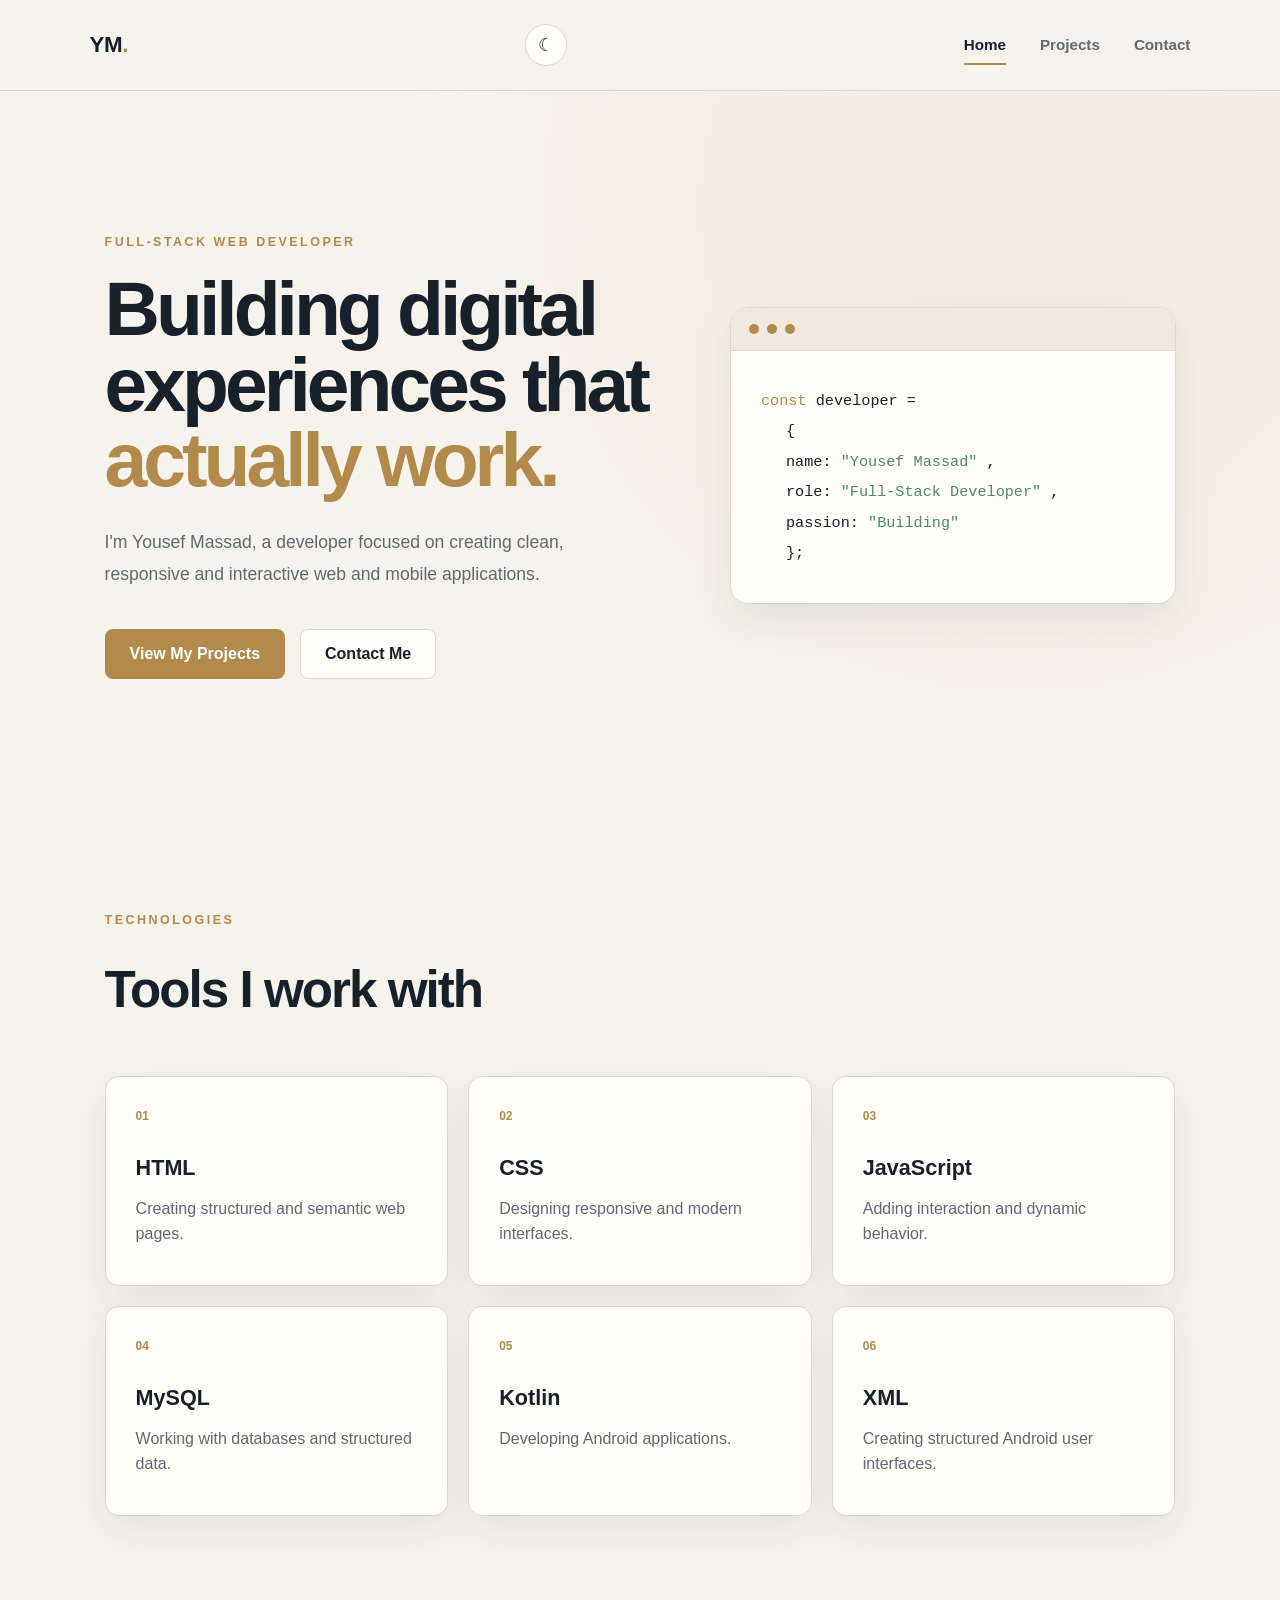
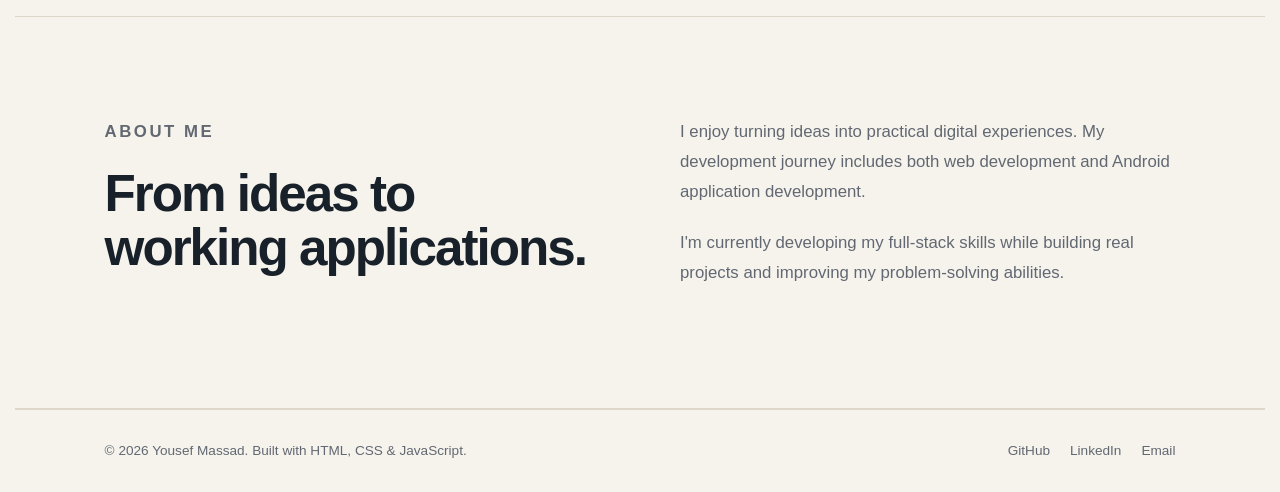
<file: PORTFOLIO/index.html>
<!DOCTYPE html>
<html lang="en">

<head>
    <meta charset="UTF-8">
    <meta name="viewport" content="width=device-width, initial-scale=1.0">

    <title>Yousef Massad | Full-Stack Developer</title>

    <link rel="stylesheet" href="style.css">
</head>

<body>

    <!-- Navigation -->
<header class="navbar">

    <a href="index.html" class="logo">
        YM<span>.</span>
    </a>

    <div class="nav-actions">

        <button class="theme-button" id="themeButton" aria-label="Toggle dark mode">
            ☾
        </button>

        <button class="menu-button" id="menuButton">
            ☰
        </button>

    </div>

    <nav id="navMenu">

        <a href="index.html" class="active">
            Home
        </a>

        <a href="projects.html">
            Projects
        </a>

        <a href="contact.html">
            Contact
        </a>

    </nav>

</header>




    <main>

        <!-- Hero Section -->
        <section class="hero">

            <div class="hero-content">

                <p class="eyebrow">
                    FULL-STACK WEB DEVELOPER
                </p>

                <h1>
                    Building digital experiences that
                    <span>actually work.</span>
                </h1>

                <p class="hero-text">
                    I'm Yousef Massad, a developer focused on creating
                    clean, responsive and interactive web and mobile
                    applications.
                </p>

                <div class="hero-buttons">

                    <a href="projects.html" class="button primary">
                        View My Projects
                    </a>

                    <a href="contact.html" class="button secondary">
                        Contact Me
                    </a>

                </div>

            </div>


            <!-- Code Card -->
            <div class="hero-card">

                <div class="window-top">
                    <span></span>
                    <span></span>
                    <span></span>
                </div>

                <div class="code-content">

                    <p>
                        <span class="code-purple">const</span>
                        developer =
                    </p>

                    <p class="code-indent">
                        {
                    </p>

                    <p class="code-indent">
                        name:
                        <span class="code-green">
                            "Yousef Massad"
                        </span>,
                    </p>

                    <p class="code-indent">
                        role:
                        <span class="code-green">
                            "Full-Stack Developer"
                        </span>,
                    </p>

                    <p class="code-indent">
                        passion:
                        <span class="code-green">
                            "Building"
                        </span>
                    </p>

                    <p class="code-indent">
                        };
                    </p>

                </div>

            </div>

        </section>


        <!-- Skills Section -->
        <section class="skills section">

            <div class="section-heading">

                <p class="eyebrow">
                    TECHNOLOGIES
                </p>

                <h2>
                    Tools I work with
                </h2>

            </div>


            <div class="skills-grid">

                <article class="skill-card">
                    <span>01</span>
                    <h3>HTML</h3>
                    <p>
                        Creating structured and semantic web pages.
                    </p>
                </article>


                <article class="skill-card">
                    <span>02</span>
                    <h3>CSS</h3>
                    <p>
                        Designing responsive and modern interfaces.
                    </p>
                </article>


                <article class="skill-card">
                    <span>03</span>
                    <h3>JavaScript</h3>
                    <p>
                        Adding interaction and dynamic behavior.
                    </p>
                </article>


                <article class="skill-card">
                    <span>04</span>
                    <h3>MySQL</h3>
                    <p>
                        Working with databases and structured data.
                    </p>
                </article>


                <article class="skill-card">
                    <span>05</span>
                    <h3>Kotlin</h3>
                    <p>
                        Developing Android applications.
                    </p>
                </article>


                <article class="skill-card">
                    <span>06</span>
                    <h3>XML</h3>
                    <p>
                        Creating structured Android user interfaces.
                    </p>
                </article>

            </div>

        </section>


        <!-- About Section -->
        <section class="highlight section">

            <div>

                <p class="eyebrow">
                    ABOUT ME
                </p>

                <h2>
                    From ideas to
                    working applications.
                </h2>

            </div>

            <div>

                <p>
                    I enjoy turning ideas into practical digital
                    experiences. My development journey includes
                    both web development and Android application
                    development.
                </p>

                <p>
                    I'm currently developing my full-stack skills
                    while building real projects and improving my
                    problem-solving abilities.
                </p>

            </div>

        </section>

    </main>


    <!-- Footer -->
    <footer>

        <p>
            © 2026 Yousef Massad.
            Built with HTML, CSS & JavaScript.
        </p>

        <div>

            <a href="https://github.com/Yousef-massad" target="_blank">
                GitHub
            </a>

            <a href="https://www.linkedin.com/in/yousef-massad-a044913bb/"
                target="_blank">
                LinkedIn
            </a>

            <a href="mailto:yousef.d.massad@gmail.com">
                Email
            </a>

        </div>

    </footer>


    <script src="script.js"></script>

</body>

</html>
</file>
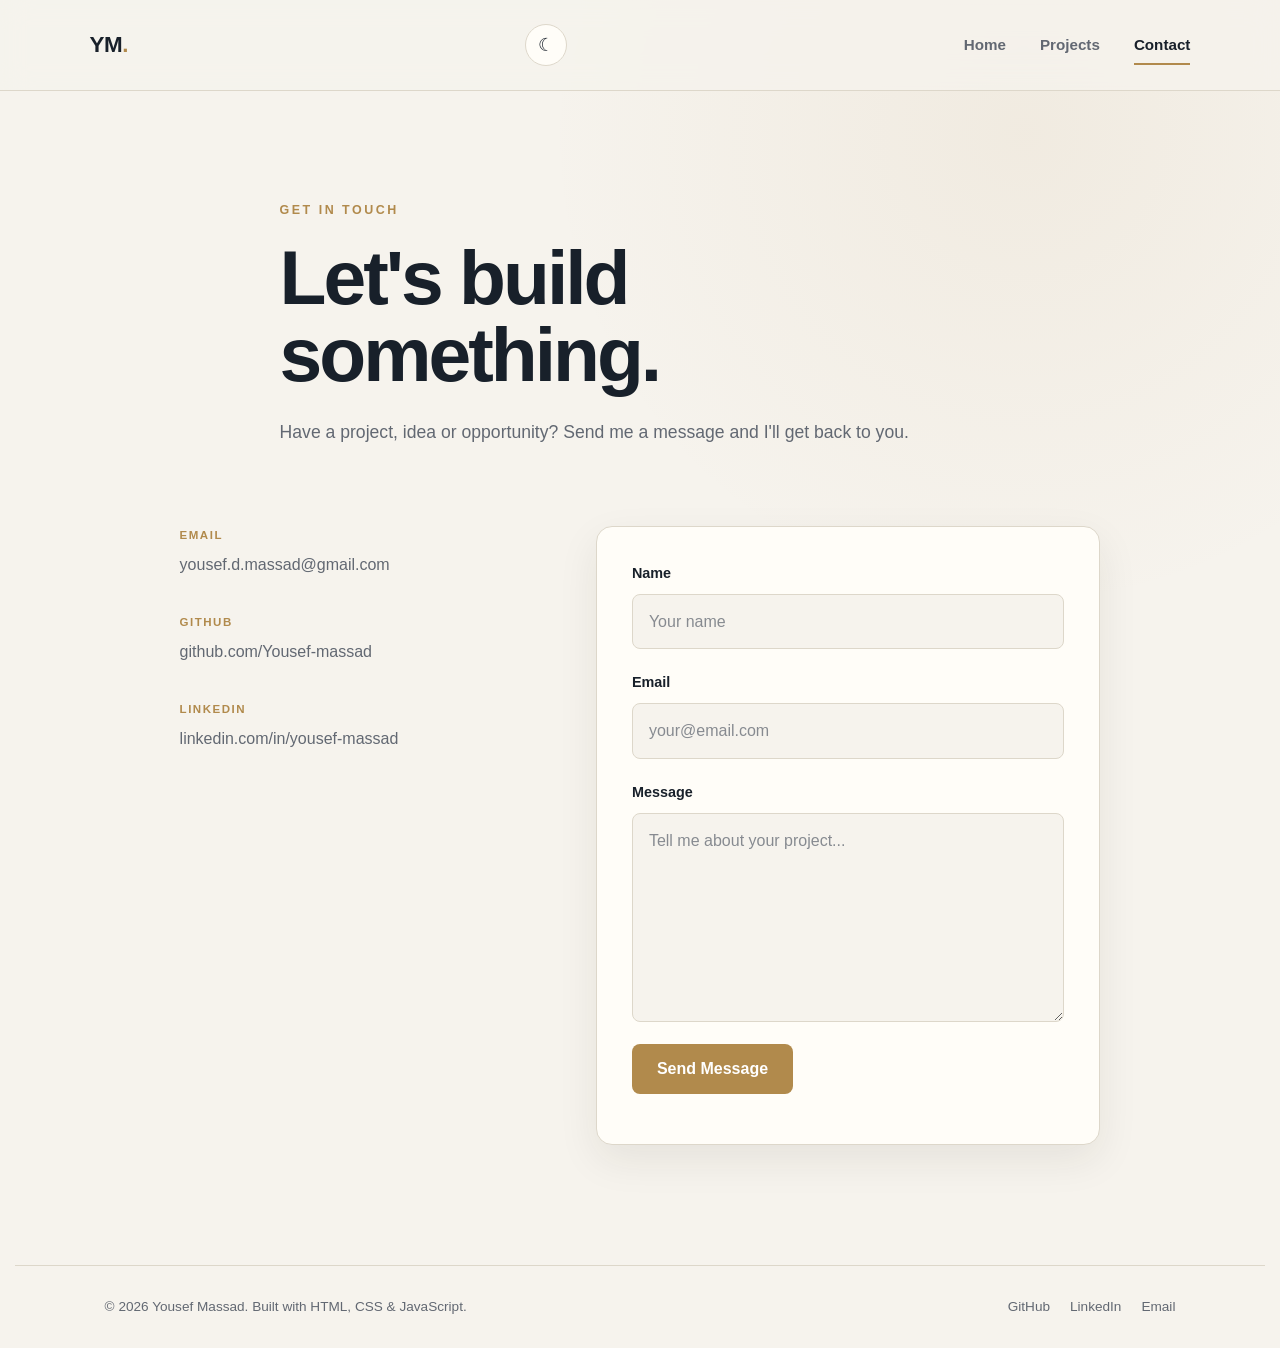
<file: PORTFOLIO/contact.html>
<!DOCTYPE html>
<html lang="en">

<head>

    <meta charset="UTF-8">

    <meta name="viewport"
        content="width=device-width, initial-scale=1.0">

    <title>Yousef Massad | Contact</title>

    <link rel="stylesheet" href="style.css">

</head>


<body>

    <!-- Navigation -->
    <header class="navbar">

    <a href="index.html" class="logo">
        YM<span>.</span>
    </a>

    <div class="nav-actions">

        <button class="theme-button" id="themeButton" aria-label="Toggle dark mode">
            ☾
        </button>

        <button class="menu-button" id="menuButton">
            ☰
        </button>

    </div>

    <nav id="navMenu">

        <a href="index.html">
            Home
        </a>

        <a href="projects.html">
            Projects
        </a>

        <a href="contact.html" class="active">
            Contact
        </a>

    </nav>

</header>

    <main>

        <!-- Contact Header -->
        <section class="page-header">

            <p class="eyebrow">
                GET IN TOUCH
            </p>

            <h1>
                Let's build something.
            </h1>

            <p>
                Have a project, idea or opportunity?
                Send me a message and I'll get back to you.
            </p>

        </section>


        <!-- Contact Section -->
        <section class="contact-section">


            <!-- Contact Information -->
            <div class="contact-info">

                <div>

                    <span>
                        EMAIL
                    </span>

                    <a href="mailto:yousef.d.massad@gmail.com">
                        yousef.d.massad@gmail.com
                    </a>

                </div>


                <div>

                    <span>
                        GITHUB
                    </span>

                    <a href="https://github.com/Yousef-massad"
                        target="_blank">
                        github.com/Yousef-massad
                    </a>

                </div>


                <div>

                    <span>
                        LINKEDIN
                    </span>

                    <a href="https://www.linkedin.com/in/yousef-massad-a044913bb/"
                        target="_blank">
                        linkedin.com/in/yousef-massad
                    </a>

                </div>

            </div>


            <!-- Contact Form -->
            <form id="contactForm">


                <div class="form-group">

                    <label for="name">
                        Name
                    </label>

                    <input
                        type="text"
                        id="name"
                        name="name"
                        placeholder="Your name"
                        required>

                </div>


                <div class="form-group">

                    <label for="email">
                        Email
                    </label>

                    <input
                        type="email"
                        id="email"
                        name="email"
                        placeholder="your@email.com"
                        required>

                </div>


                <div class="form-group">

                    <label for="message">
                        Message
                    </label>

                    <textarea
                        id="message"
                        name="message"
                        rows="7"
                        placeholder="Tell me about your project..."
                        required></textarea>

                </div>


                <button type="submit" class="button primary">
                    Send Message
                </button>


                <p id="formMessage"></p>

            </form>

        </section>

    </main>


    <!-- Footer -->
    <footer>

        <p>
            © 2026 Yousef Massad.
            Built with HTML, CSS & JavaScript.
        </p>

        <div>

            <a href="https://github.com/Yousef-massad"
                target="_blank">
                GitHub
            </a>

            <a href="https://www.linkedin.com/in/yousef-massad-a044913bb/"
                target="_blank">
                LinkedIn
            </a>

            <a href="mailto:yousef.d.massad@gmail.com">
                Email
            </a>

        </div>

    </footer>


    <script src="script.js"></script>

</body>

</html>
</file>
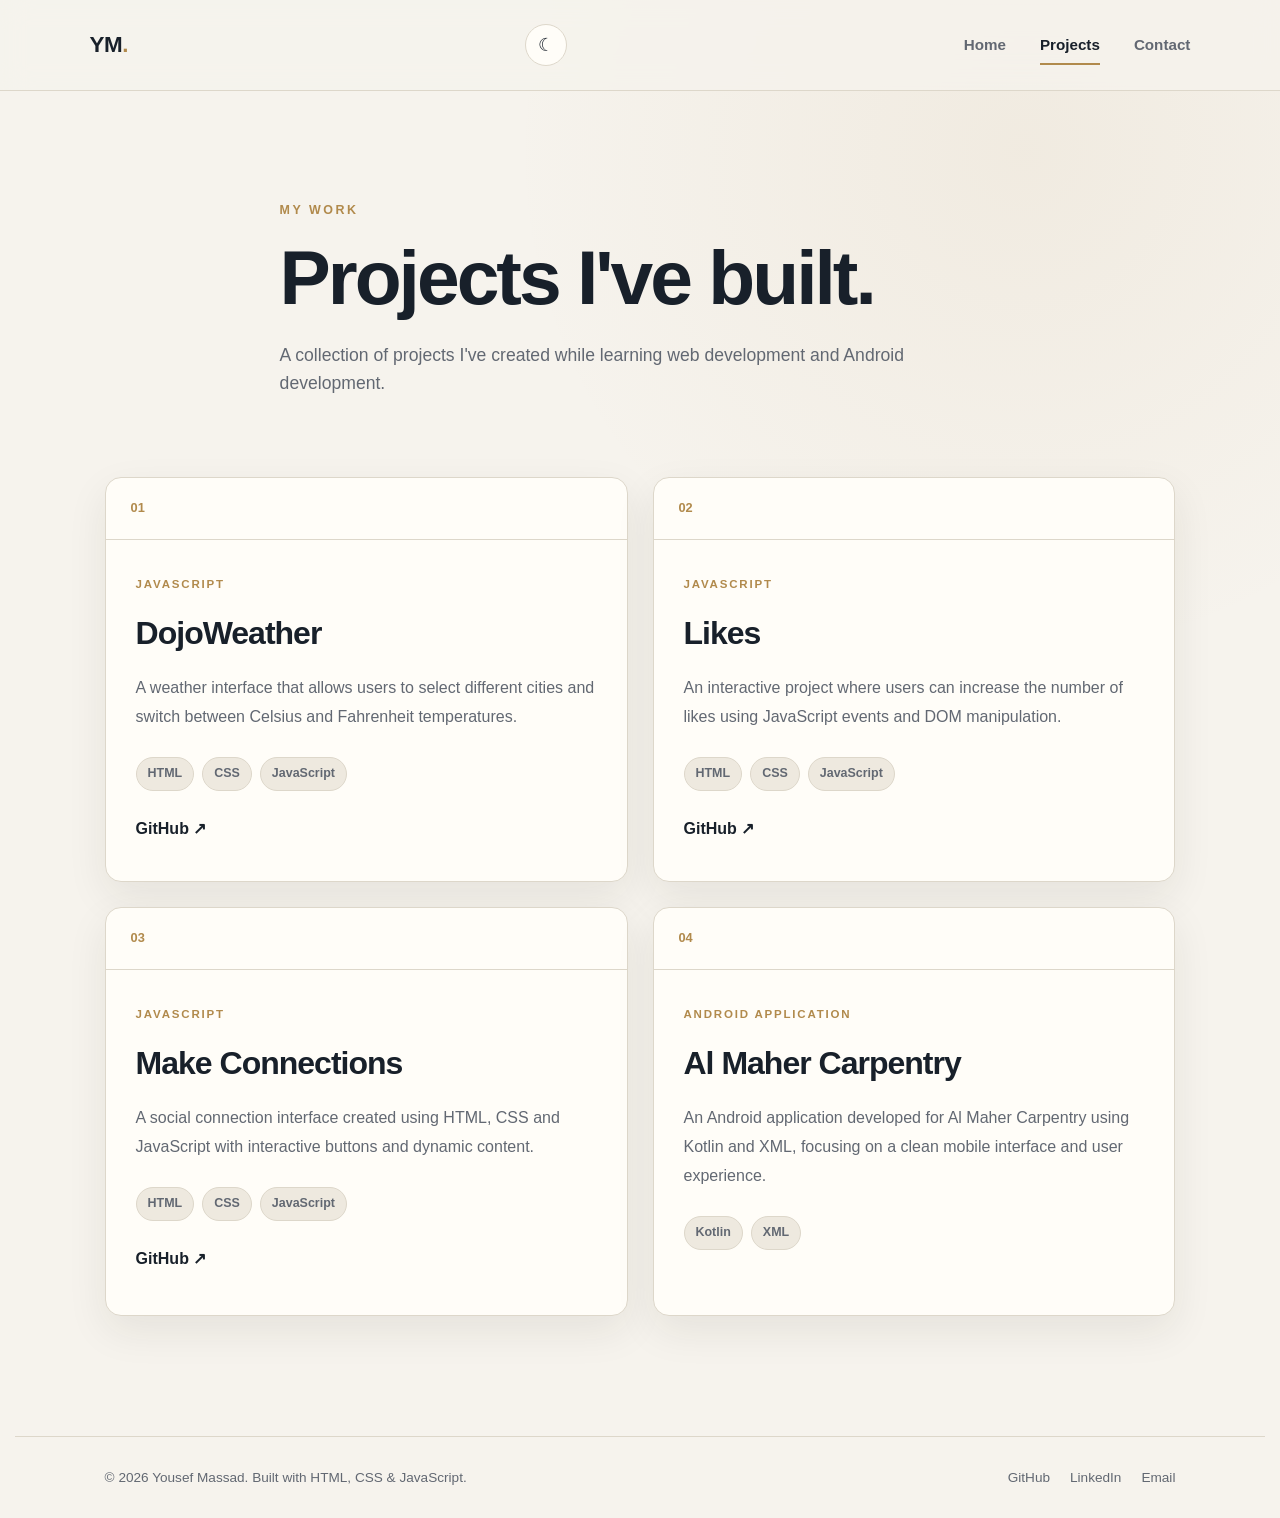
<file: PORTFOLIO/projects.html>
<!DOCTYPE html>
<html lang="en">

<head>

    <meta charset="UTF-8">

    <meta name="viewport"
        content="width=device-width, initial-scale=1.0">

    <title>Yousef Massad | Projects</title>

    <link rel="stylesheet" href="style.css">

</head>


<body>

    <!-- Navigation -->
    <header class="navbar">

    <a href="index.html" class="logo">
        YM<span>.</span>
    </a>

    <div class="nav-actions">

        <button class="theme-button" id="themeButton" aria-label="Toggle dark mode">
            ☾
        </button>

        <button class="menu-button" id="menuButton">
            ☰
        </button>

    </div>

    <nav id="navMenu">

        <a href="index.html">
            Home
        </a>

        <a href="projects.html"  class="active">
            Projects
        </a>

        <a href="contact.html">
            Contact
        </a>

    </nav>

</header>


    <main>

        <!-- Page Header -->
        <section class="page-header">

            <p class="eyebrow">
                MY WORK
            </p>

            <h1>
                Projects I've built.
            </h1>

            <p>
                A collection of projects I've created while
                learning web development and Android development.
            </p>

        </section>


        <!-- Projects -->
        <section class="projects-grid">


            <!-- DojoWeather -->
            <article class="project-card">

                <div class="project-number">
                    01
                </div>

                <div class="project-body">

                    <p class="project-type">
                        JAVASCRIPT
                    </p>

                    <h2>
                        DojoWeather
                    </h2>

                    <p>
                        A weather interface that allows users to
                        select different cities and switch between
                        Celsius and Fahrenheit temperatures.
                    </p>

                    <div class="tags">

                        <span>HTML</span>
                        <span>CSS</span>
                        <span>JavaScript</span>

                    </div>

                    <div class="project-links">

                        <a href="https://github.com/Yousef-massad/Assignments/tree/master/WEB%20FUN/JS/dojoweather"
                            target="_blank">
                            GitHub ↗
                        </a>

                    </div>

                </div>

            </article>


            <!-- Likes -->
            <article class="project-card">

                <div class="project-number">
                    02
                </div>

                <div class="project-body">

                    <p class="project-type">
                        JAVASCRIPT
                    </p>

                    <h2>
                        Likes
                    </h2>

                    <p>
                        An interactive project where users can
                        increase the number of likes using JavaScript
                        events and DOM manipulation.
                    </p>

                    <div class="tags">

                        <span>HTML</span>
                        <span>CSS</span>
                        <span>JavaScript</span>

                    </div>

                    <div class="project-links">

                        <a href="https://github.com/Yousef-massad/Assignments/tree/master/WEB%20FUN/JS/likes"
                            target="_blank">
                            GitHub ↗
                        </a>

                    </div>

                </div>

            </article>


            <!-- Make Connections -->
            <article class="project-card">

                <div class="project-number">
                    03
                </div>

                <div class="project-body">

                    <p class="project-type">
                        JAVASCRIPT
                    </p>

                    <h2>
                        Make Connections
                    </h2>

                    <p>
                        A social connection interface created using
                        HTML, CSS and JavaScript with interactive
                        buttons and dynamic content.
                    </p>

                    <div class="tags">

                        <span>HTML</span>
                        <span>CSS</span>
                        <span>JavaScript</span>

                    </div>

                    <div class="project-links">

                        <a href="https://github.com/Yousef-massad/Assignments/tree/master/WEB%20FUN/JS/make%20connections"
                            target="_blank">
                            GitHub ↗
                        </a>

                    </div>

                </div>

            </article>


            <!-- Amaher Carpentry -->
            <article class="project-card">

                <div class="project-number">
                    04
                </div>

                <div class="project-body">

                    <p class="project-type">
                        ANDROID APPLICATION
                    </p>

                    <h2>
                        Al Maher Carpentry
                    </h2>

                    <p>
                        An Android application developed for
                        Al Maher Carpentry using Kotlin and XML,
                        focusing on a clean mobile interface
                        and user experience.
                    </p>

                    <div class="tags">

                        <span>Kotlin</span>
                        <span>XML</span>
                        

                    </div>

                    <div class="project-links">

                        <a href="https://github.com/Yousef-massad"
                            target="_blank">
                           
                        </a>

                    </div>

                </div>

            </article>


        </section>

    </main>


    <!-- Footer -->
    <footer>

        <p>
            © 2026 Yousef Massad.
            Built with HTML, CSS & JavaScript.
        </p>

        <div>

            <a href="https://github.com/Yousef-massad"
                target="_blank">
                GitHub
            </a>

            <a href="https://www.linkedin.com/in/yousef-massad-a044913bb/"
                target="_blank">
                LinkedIn
            </a>

            <a href="mailto:yousef.d.massad@gmail.com">
                Email
            </a>

        </div>

    </footer>


    <script src="script.js"></script>

</body>

</html>
</file>
<file: PORTFOLIO/style.css>
/* =========================
   GLOBAL VARIABLES
========================= */

:root {

    --bg: #f6f3ed;
    --bg-secondary: #eee9df;

    --surface: #fffdf8;
    --surface-hover: #f9f5ec;

    --text: #18202a;
    --text-secondary: #626872;

    --border: #ddd7ca;

    --accent: #b18a4c;
    --accent-light: #d2b477;
    --accent-dark: #80602d;

    --navy: #172231;
    --success: #4c8a68;

    --shadow:
        0 15px 40px rgba(40, 35, 25, 0.08);

    --shadow-hover:
        0 25px 60px rgba(40, 35, 25, 0.14);
}


/* =========================
   DARK MODE VARIABLES
========================= */

html[data-theme="dark"] {

    --bg: #08090d;
    --bg-secondary: #10121a;

    --surface: #0d0f15;
    --surface-hover: #141722;

    --text: #f5f5f7;
    --text-secondary: #9a9da8;

    --border: #252836;

    --accent: #9b7cff;
    --accent-light: #b09aff;
    --accent-dark: #7b5ee0;

    --navy: #f5f5f7;
    --success: #7ee2a8;

    --shadow:
        0 20px 50px rgba(0, 0, 0, 0.35);

    --shadow-hover:
        0 30px 70px rgba(0, 0, 0, 0.5);
}


/* =========================
   RESET
========================= */

* {
    margin: 0;
    padding: 0;
    box-sizing: border-box;
}

html {
    scroll-behavior: smooth;
}

body {

    font-family:
        -apple-system,
        BlinkMacSystemFont,
        "Segoe UI",
        Roboto,
        Helvetica,
        Arial,
        sans-serif;

    background:
        radial-gradient(
            circle at 80% 10%,
            rgba(177, 138, 76, 0.08),
            transparent 30%
        ),
        var(--bg);

    color: var(--text);

    line-height: 1.6;

    min-height: 100vh;

    transition:
        background 0.3s ease,
        color 0.3s ease;
}

html[data-theme="dark"] body {

    background:
        radial-gradient(
            circle at 80% 10%,
            rgba(155, 124, 255, 0.12),
            transparent 30%
        ),
        var(--bg);
}

a {
    color: inherit;
    text-decoration: none;
}

button,
input,
textarea {
    font: inherit;
}


/* =========================
   NAVBAR
========================= */

.navbar {

    width: 100%;

    display: flex;

    align-items: center;

    justify-content: space-between;

    padding: 24px 7%;

    position: relative;

    z-index: 100;

    border-bottom:
        1px solid var(--border);

    background:
        rgba(246, 243, 237, 0.8);

    backdrop-filter: blur(15px);

    transition:
        background 0.3s ease,
        border-color 0.3s ease;
}

html[data-theme="dark"] .navbar {

    background:
        rgba(8, 9, 13, 0.8);
}


/* =========================
   LOGO
========================= */

.logo {

    font-size: 1.4rem;

    font-weight: 800;

    letter-spacing: -0.5px;
}

.logo span {
    color: var(--accent);
}


/* =========================
   NAVIGATION
========================= */

.navbar nav {

    display: flex;

    align-items: center;

    gap: 34px;
}

.navbar nav a {

    color: var(--text-secondary);

    font-size: 0.95rem;

    font-weight: 600;

    position: relative;

    transition:
        color 0.25s ease;
}

.navbar nav a:hover {
    color: var(--text);
}

.navbar nav a::after {

    content: "";

    position: absolute;

    left: 0;
    bottom: -8px;

    width: 0;

    height: 2px;

    background: var(--accent);

    transition:
        width 0.25s ease;
}

.navbar nav a:hover::after,
.navbar nav a.active::after {

    width: 100%;
}

.navbar nav a.active {
    color: var(--text);
}


/* =========================
   NAV ACTIONS
========================= */

.nav-actions {

    display: flex;

    align-items: center;

    gap: 10px;
}


/* =========================
   THEME BUTTON
========================= */

.theme-button {

    width: 42px;
    height: 42px;

    display: flex;

    align-items: center;
    justify-content: center;

    border: 1px solid var(--border);

    border-radius: 50%;

    background: var(--surface);

    color: var(--text);

    cursor: pointer;

    font-size: 1.15rem;

    transition:
        transform 0.25s ease,
        background 0.25s ease,
        border-color 0.25s ease;
}

.theme-button:hover {

    transform: rotate(15deg);

    border-color:
        var(--accent);

    background:
        var(--surface-hover);
}


/* =========================
   MOBILE MENU BUTTON
========================= */

.menu-button {

    display: none;

    border: 1px solid var(--border);

    background: var(--surface);

    color: var(--text);

    border-radius: 8px;

    width: 42px;
    height: 42px;

    cursor: pointer;

    font-size: 1.2rem;
}


/* =========================
   MAIN
========================= */

main {
    overflow: hidden;
}


/* =========================
   HERO
========================= */

.hero {

    max-width: 1250px;

    margin: auto;

    min-height: 720px;

    padding:
        110px 7%
        100px;

    display: grid;

    grid-template-columns:
        1.1fr
        0.9fr;

    align-items: center;

    gap: 80px;
}


/* =========================
   HERO CONTENT
========================= */

.hero-content {
    max-width: 700px;
}

.eyebrow {

    color: var(--accent);

    font-size: 0.78rem;

    font-weight: 800;

    letter-spacing: 2.5px;

    margin-bottom: 18px;
}

.hero h1 {

    font-size:
        clamp(
            3rem,
            6vw,
            5.5rem
        );

    line-height: 0.98;

    letter-spacing: -4px;

    margin-bottom: 30px;
}

.hero h1 span {
    color: var(--accent);
}

.hero-text {

    max-width: 620px;

    color: var(--text-secondary);

    font-size: 1.1rem;

    line-height: 1.8;

    margin-bottom: 38px;
}


/* =========================
   HERO BUTTONS
========================= */

.hero-buttons {

    display: flex;

    align-items: center;

    gap: 15px;

    flex-wrap: wrap;
}


/* =========================
   BUTTON
========================= */

.button {

    display: inline-flex;

    align-items: center;

    justify-content: center;

    min-height: 50px;

    padding:
        0 24px;

    border-radius: 8px;

    font-weight: 700;

    border: 1px solid transparent;

    cursor: pointer;

    transition:
        transform 0.25s ease,
        box-shadow 0.25s ease,
        background 0.25s ease,
        border-color 0.25s ease;
}

.button:hover {

    transform: translateY(-3px);

    box-shadow:
        0 12px 25px
        rgba(0, 0, 0, 0.12);
}

.button.primary {

    background:
        var(--accent);

    color: white;
}

.button.primary:hover {

    background:
        var(--accent-dark);
}

.button.secondary {

    border-color:
        var(--border);

    background:
        var(--surface);

    color:
        var(--text);
}

.button.secondary:hover {

    border-color:
        var(--accent);
}


/* =========================
   HERO CODE CARD
========================= */

.hero-card {

    width: 100%;

    max-width: 500px;

    justify-self: end;

    border:
        1px solid var(--border);

    border-radius: 18px;

    overflow: hidden;

    background:
        var(--surface);

    box-shadow:
        var(--shadow);

    transition:
        border-color 0.3s ease,
        box-shadow 0.3s ease;

    /* Animation */
    animation:
        heroCardReveal
        0.9s
        ease-out
        forwards,

        floatingCard
        4s
        ease-in-out
        1s
        infinite;
}

.hero-card:hover {

    box-shadow:
        var(--shadow-hover);

    border-color:
        var(--accent-light);
}


/* =========================
   CODE WINDOW TOP
========================= */

.window-top {

    display: flex;

    align-items: center;

    gap: 8px;

    padding:
        16px 18px;

    border-bottom:
        1px solid var(--border);

    background:
        var(--bg-secondary);
}

.window-top span {

    width: 10px;
    height: 10px;

    border-radius: 50%;

    background:
        var(--accent);

    animation:
        windowGlow
        2s
        ease-in-out
        infinite;
}

.window-top span:nth-child(2) {
    animation-delay: 0.3s;
}

.window-top span:nth-child(3) {
    animation-delay: 0.6s;
}


/* =========================
   CODE CONTENT
========================= */

.code-content {

    padding:
        35px 30px;

    font-family:
        "SFMono-Regular",
        Consolas,
        "Liberation Mono",
        monospace;

    font-size:
        0.95rem;

    line-height:
        2;
}

.code-content p {
    margin: 0;
}

.code-indent {
    padding-left: 25px;
}

.code-purple {
    color:
        var(--accent);
}

.code-green {
    color:
        var(--success);
}


/* =========================
   GENERAL SECTION
========================= */

.section {

    max-width: 1250px;

    margin: auto;

    padding:
        100px 7%;
}

.section-heading {

    margin-bottom:
        45px;
}

.section-heading h2 {

    font-size:
        clamp(
            2rem,
            4vw,
            3.5rem
        );

    letter-spacing:
        -2px;
}


/* =========================
   SKILLS
========================= */

.skills-grid {

    display: grid;

    grid-template-columns:
        repeat(3, 1fr);

    gap: 20px;
}

.skill-card {

    padding:
        30px;

    min-height:
        210px;

    border:
        1px solid var(--border);

    border-radius:
        14px;

    background:
        var(--surface);

    box-shadow:
        var(--shadow);

    transition:
        transform 0.3s ease,
        border-color 0.3s ease,
        box-shadow 0.3s ease;
}

.skill-card:hover {

    transform:
        translateY(-7px);

    border-color:
        var(--accent-light);

    box-shadow:
        var(--shadow-hover);
}

.skill-card > span {

    display: block;

    color:
        var(--accent);

    font-size:
        0.75rem;

    font-weight:
        800;

    margin-bottom:
        25px;
}

.skill-card h3 {

    font-size:
        1.35rem;

    margin-bottom:
        10px;
}

.skill-card p {

    color:
        var(--text-secondary);
}


/* =========================
   ABOUT / HIGHLIGHT
========================= */

.highlight {

    display: grid;

    grid-template-columns:
        1fr
        1fr;

    gap:
        80px;

    align-items:
        start;

    border-top:
        1px solid var(--border);

    border-bottom:
        1px solid var(--border);
}

.highlight h2 {

    font-size:
        clamp(
            2rem,
            4vw,
            3.5rem
        );

    line-height:
        1.05;

    letter-spacing:
        -2px;
}

.highlight p {

    color:
        var(--text-secondary);

    margin-bottom:
        20px;

    font-size:
        1.05rem;

    line-height:
        1.8;
}


/* =========================
   PAGE HEADER
========================= */

.page-header {

    max-width:
        900px;

    margin:
        auto;

    padding:
        110px 7%
        80px;
}

.page-header h1 {

    font-size:
        clamp(
            3rem,
            6vw,
            5rem
        );

    line-height:
        1;

    letter-spacing:
        -3px;

    margin-bottom:
        25px;
}

.page-header > p:last-child {

    max-width:
        650px;

    color:
        var(--text-secondary);

    font-size:
        1.1rem;
}


/* =========================
   PROJECTS
========================= */

.projects-grid {

    max-width:
        1250px;

    margin:
        auto;

    padding:
        0 7%
        120px;

    display:
        grid;

    grid-template-columns:
        repeat(2, 1fr);

    gap:
        25px;
}

.project-card {

    position:
        relative;

    overflow:
        hidden;

    border:
        1px solid var(--border);

    border-radius:
        16px;

    background:
        var(--surface);

    box-shadow:
        var(--shadow);

    transition:
        transform 0.3s ease,
        box-shadow 0.3s ease,
        border-color 0.3s ease;
}

.project-card:hover {

    transform:
        translateY(-8px);

    box-shadow:
        var(--shadow-hover);

    border-color:
        var(--accent-light);
}

.project-number {

    padding:
        20px 25px;

    color:
        var(--accent);

    font-weight:
        800;

    font-size:
        0.8rem;

    border-bottom:
        1px solid var(--border);
}

.project-body {

    padding:
        35px 30px 40px;
}

.project-type {

    color:
        var(--accent);

    font-size:
        0.72rem;

    font-weight:
        800;

    letter-spacing:
        1.8px;

    margin-bottom:
        15px;
}

.project-body h2 {

    font-size:
        2rem;

    margin-bottom:
        15px;

    letter-spacing:
        -1px;
}

.project-body > p:not(.project-type) {

    color:
        var(--text-secondary);

    line-height:
        1.8;

    margin-bottom:
        25px;
}


/* =========================
   PROJECT TAGS
========================= */

.tags {

    display:
        flex;

    flex-wrap:
        wrap;

    gap:
        8px;

    margin-bottom:
        25px;
}

.tags span {

    padding:
        6px 11px;

    border:
        1px solid var(--border);

    border-radius:
        20px;

    background:
        var(--bg-secondary);

    color:
        var(--text-secondary);

    font-size:
        0.78rem;

    font-weight:
        600;
}


/* =========================
   PROJECT LINKS
========================= */

.project-links {

    display:
        flex;

    gap:
        20px;
}

.project-links a {

    color:
        var(--text);

    font-weight:
        700;

    transition:
        color 0.25s ease;
}

.project-links a:hover {

    color:
        var(--accent);
}


/* =========================
   CONTACT SECTION
========================= */

.contact-section {

    max-width:
        1100px;

    margin:
        auto;

    padding:
        0 7%
        120px;

    display:
        grid;

    grid-template-columns:
        0.8fr
        1.2fr;

    gap:
        80px;

    align-items:
        start;
}


/* =========================
   CONTACT INFO
========================= */

.contact-info {

    display:
        flex;

    flex-direction:
        column;

    gap:
        35px;
}

.contact-info div {

    display:
        flex;

    flex-direction:
        column;

    gap:
        8px;
}

.contact-info span {

    color:
        var(--accent);

    font-size:
        0.72rem;

    font-weight:
        800;

    letter-spacing:
        1.5px;
}

.contact-info a {

    color:
        var(--text-secondary);

    transition:
        color 0.25s ease;
}

.contact-info a:hover {

    color:
        var(--accent);
}


/* =========================
   FORM
========================= */

form {

    padding:
        35px;

    border:
        1px solid var(--border);

    border-radius:
        16px;

    background:
        var(--surface);

    box-shadow:
        var(--shadow);
}

.form-group {

    display:
        flex;

    flex-direction:
        column;

    gap:
        9px;

    margin-bottom:
        22px;
}

.form-group label {

    font-weight:
        700;

    font-size:
        0.9rem;
}

.form-group input,
.form-group textarea {

    width:
        100%;

    padding:
        14px 16px;

    border:
        1px solid var(--border);

    border-radius:
        8px;

    background:
        var(--bg);

    color:
        var(--text);

    outline:
        none;

    transition:
        border-color 0.25s ease,
        box-shadow 0.25s ease,
        background 0.25s ease;
}

.form-group input::placeholder,
.form-group textarea::placeholder {

    color:
        var(--text-secondary);

    opacity:
        0.75;
}

.form-group input:focus,
.form-group textarea:focus {

    border-color:
        var(--accent);

    box-shadow:
        0 0 0 3px
        rgba(177, 138, 76, 0.12);
}

html[data-theme="dark"]
.form-group input:focus,
html[data-theme="dark"]
.form-group textarea:focus {

    box-shadow:
        0 0 0 3px
        rgba(155, 124, 255, 0.14);
}

.form-group textarea {

    resize:
        vertical;

    min-height:
        170px;
}

#formMessage {

    margin-top:
        15px;

    color:
        var(--success);

    font-weight:
        600;
}


/* =========================
   FOOTER
========================= */

footer {

    max-width:
        1250px;

    margin:
        auto;

    padding:
        30px 7%;

    border-top:
        1px solid var(--border);

    display:
        flex;

    justify-content:
        space-between;

    align-items:
        center;

    gap:
        25px;

    color:
        var(--text-secondary);

    font-size:
        0.85rem;
}

footer div {

    display:
        flex;

    gap:
        20px;
}

footer a {

    transition:
        color 0.25s ease;
}

footer a:hover {

    color:
        var(--accent);
}


/* =========================
   HERO ANIMATIONS
========================= */

@keyframes heroCardReveal {

    from {

        opacity:
            0;

        transform:
            translateX(60px)
            rotate(2deg);
    }

    to {

        opacity:
            1;

        transform:
            translateX(0)
            rotate(0);
    }
}


@keyframes floatingCard {

    0% {

        transform:
            translateY(0);
    }

    50% {

        transform:
            translateY(-8px);
    }

    100% {

        transform:
            translateY(0);
    }
}


@keyframes windowGlow {

    0% {

        opacity:
            0.5;

        transform:
            scale(1);
    }

    50% {

        opacity:
            1;

        transform:
            scale(1.08);
    }

    100% {

        opacity:
            0.5;

        transform:
            scale(1);
    }
}


/* =========================
   TABLET
========================= */

@media (max-width: 900px) {

    .hero {

        grid-template-columns:
            1fr;

        gap:
            60px;

        min-height:
            auto;

        padding-top:
            80px;
    }

    .hero-card {

        justify-self:
            start;

        max-width:
            650px;
    }

    .skills-grid {

        grid-template-columns:
            repeat(2, 1fr);
    }

    .highlight {

        gap:
            45px;
    }

    .contact-section {

        gap:
            45px;
    }
}


/* =========================
   MOBILE
========================= */

@media (max-width: 800px) {

    .navbar {

        padding:
            18px 6%;
    }

    .nav-actions {

        margin-left:
            auto;
    }

    .menu-button {

        display:
            flex;

        align-items:
            center;

        justify-content:
            center;
    }

    .navbar nav {

        display:
            none;

        position:
            absolute;

        top:
            100%;

        left:
            0;

        width:
            100%;

        padding:
            20px 6%;

        flex-direction:
            column;

        align-items:
            flex-start;

        gap:
            20px;

        background:
            var(--surface);

        border-bottom:
            1px solid var(--border);

        box-shadow:
            var(--shadow);
    }

    .navbar nav.open {

        display:
            flex;
    }

    .hero {

        padding:
            75px 6%
            80px;
    }

    .hero h1 {

        font-size:
            clamp(
                2.7rem,
                12vw,
                4rem
            );

        letter-spacing:
            -2.5px;
    }

    .section {

        padding:
            80px 6%;
    }

    .skills-grid {

        grid-template-columns:
            1fr;
    }

    .highlight {

        grid-template-columns:
            1fr;

        gap:
            35px;
    }

    .page-header {

        padding:
            75px 6%
            60px;
    }

    .page-header h1 {

        font-size:
            clamp(
                2.7rem,
                12vw,
                4rem
            );

        letter-spacing:
            -2.5px;
    }

    .projects-grid {

        grid-template-columns:
            1fr;

        padding:
            0 6%
            90px;
    }

    .contact-section {

        grid-template-columns:
            1fr;

        padding:
            0 6%
            90px;
    }

    footer {

        padding:
            25px 6%;

        flex-direction:
            column;

        align-items:
            flex-start;
    }
}


/* =========================
   SMALL MOBILE
========================= */

@media (max-width: 480px) {

    .logo {

        font-size:
            1.25rem;
    }

    .theme-button,
    .menu-button {

        width:
            38px;

        height:
            38px;
    }

    .hero {

        padding-top:
            60px;
    }

    .hero h1 {

        font-size:
            2.65rem;
    }

    .hero-text {

        font-size:
            1rem;
    }

    .hero-buttons {

        flex-direction:
            column;

        align-items:
            stretch;
    }

    .button {

        width:
            100%;
    }

    .hero-card {

        border-radius:
            13px;
    }

    .code-content {

        padding:
            25px 20px;

        font-size:
            0.8rem;
    }

    .project-body {

        padding:
            28px 22px
            32px;
    }

    form {

        padding:
            25px 20px;
    }

    footer div {

        flex-wrap:
            wrap;
    }
}


/* =========================
   REDUCED MOTION
========================= */

@media (prefers-reduced-motion: reduce) {

    *,
    *::before,
    *::after {

        animation-duration:
            0.01ms !important;

        animation-iteration-count:
            1 !important;

        scroll-behavior:
            auto !important;

        transition-duration:
            0.01ms !important;
    }
}
</file>
